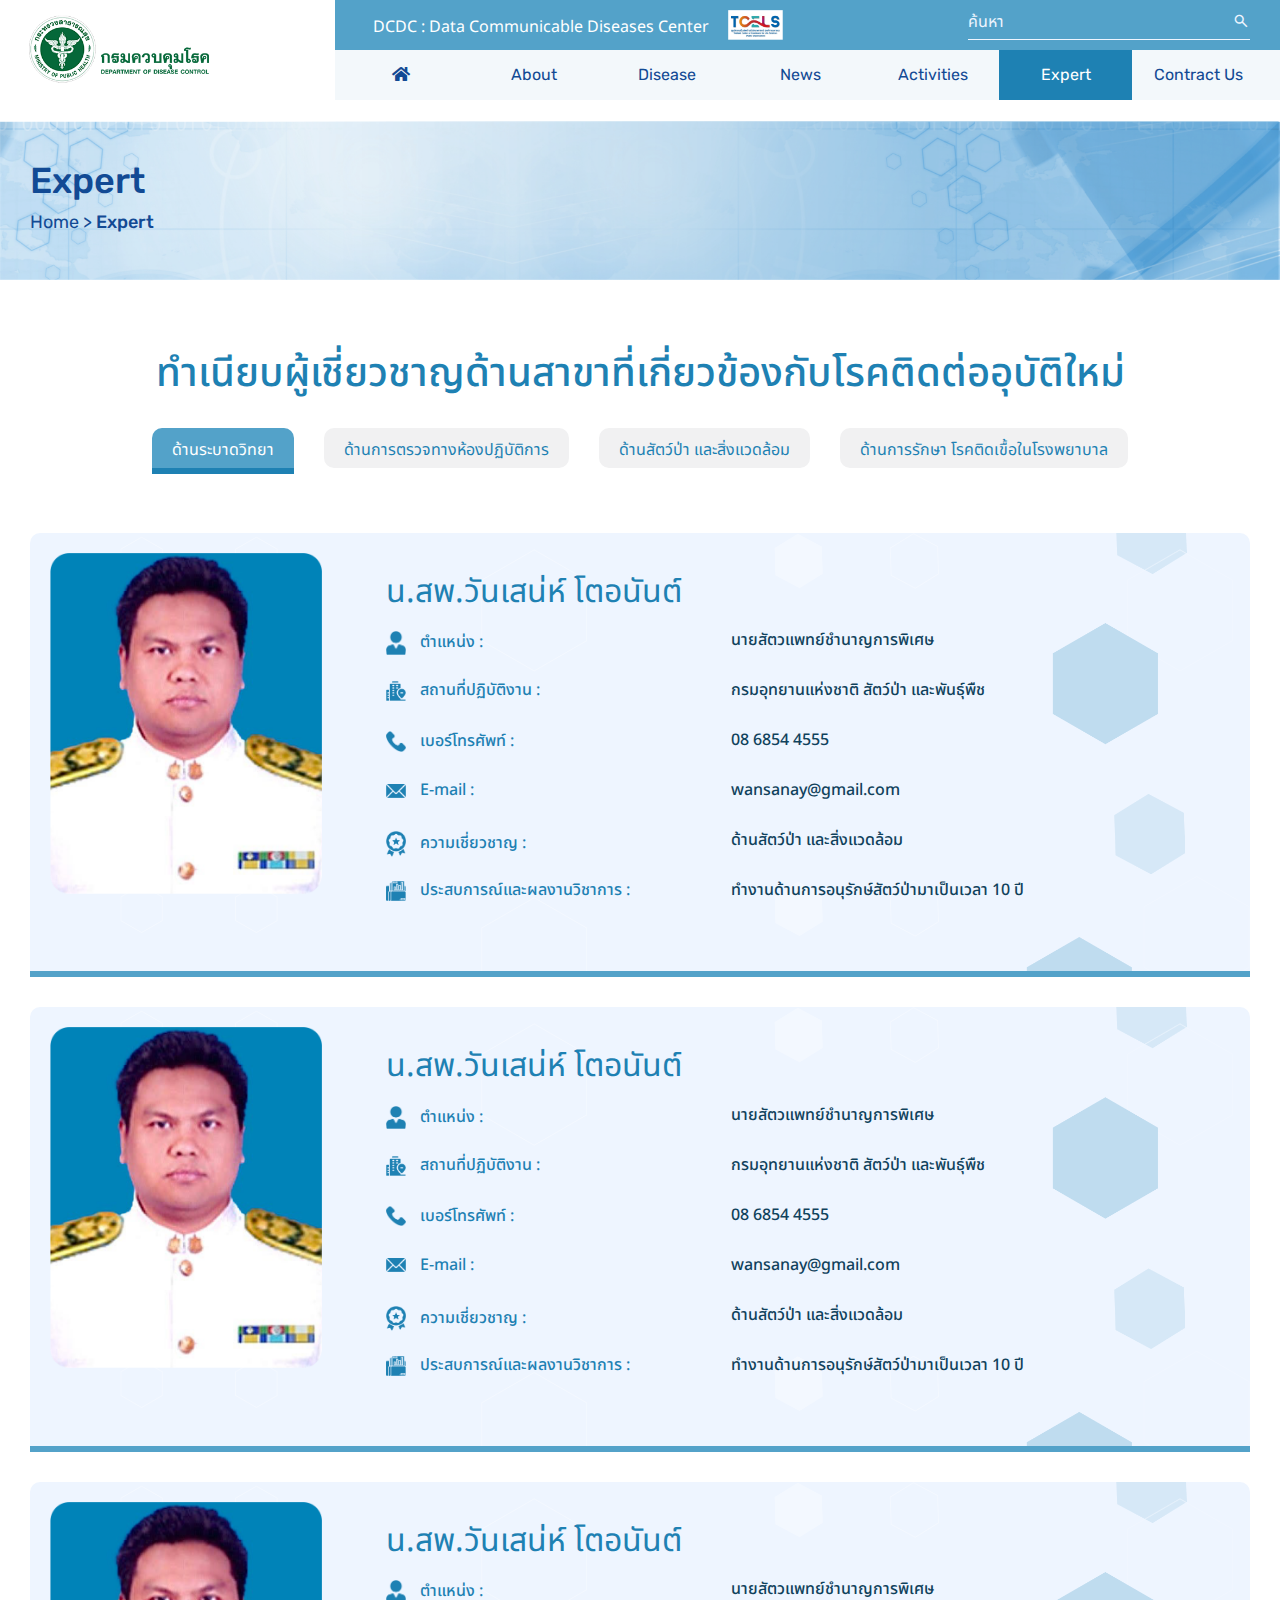
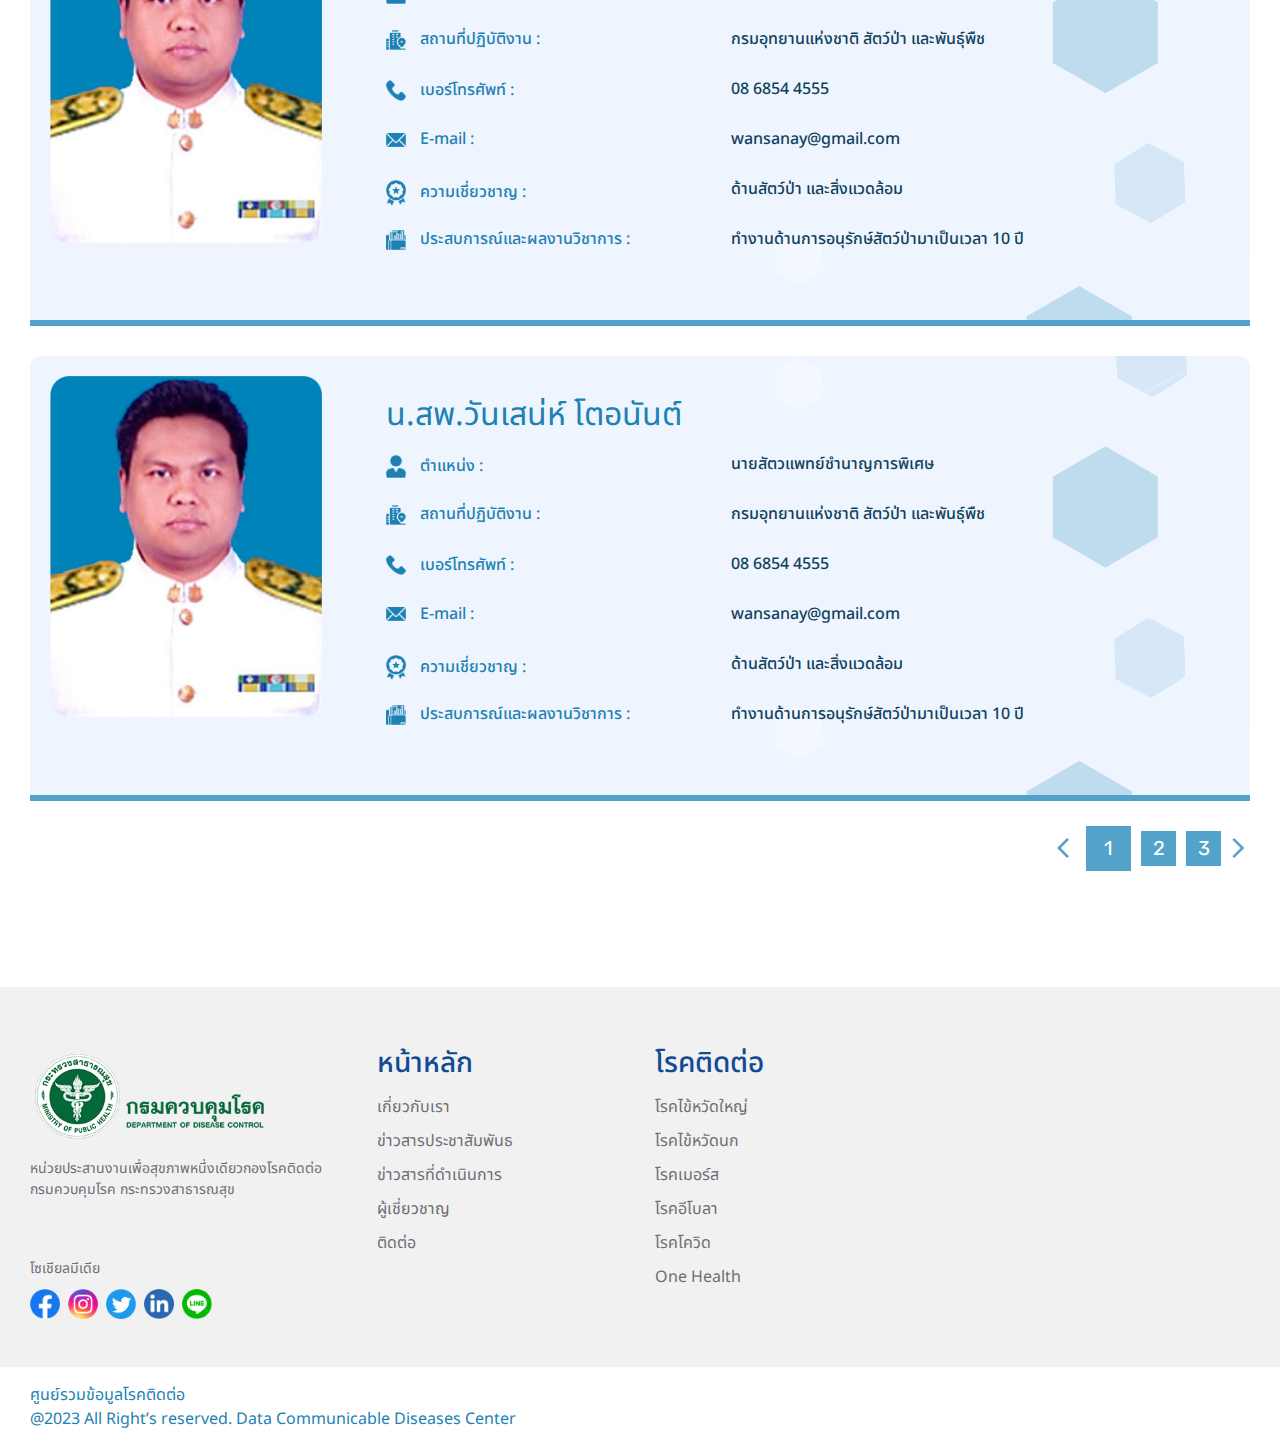
<file: expert.html>
<!DOCTYPE html>
<html>
<head>
	
	<meta charset="utf-8">
    <meta http-equiv="X-UA-Compatible" content="IE=edge">
    <meta name="viewport" content="width=device-width, initial-scale=1">
	<title> กรมควบคุมโรค </title>
	<link rel="icon" type="image/x-icon" href="public/images/logo_web.webp">  
    <link rel="stylesheet" href="https://maxcdn.bootstrapcdn.com/bootstrap/4.5.2/css/bootstrap.min.css">
    <link href="public/css/style.css" rel="stylesheet" type="text/css" />        
	<link href="https://fonts.googleapis.com/icon?family=Material+Icons" rel="stylesheet">  
	<link rel="stylesheet" href="https://fonts.googleapis.com/css2?family=Material+Symbols+Outlined:opsz,wght,FILL,GRAD@20..48,100..700,0..1,-50..200" /> 
	<link rel="stylesheet" href="https://fonts.googleapis.com/css2?family=Material+Symbols+Rounded:opsz,wght,FILL,GRAD@48,400,0,0" /> 
 
	<link rel="preconnect" href="https://fonts.googleapis.com">
	<link rel="preconnect" href="https://fonts.gstatic.com" crossorigin>
	<link href="https://fonts.googleapis.com/css2?family=Noto+Sans+Thai:wght@400;500;600;700&display=swap" rel="stylesheet">
	<link href="https://fonts.googleapis.com/css2?family=Rubik:wght@400;500;600;700&display=swap" rel="stylesheet">
	<link href="https://fonts.googleapis.com/css2?family=Kanit:wght@400;500;600;700&display=swap" rel="stylesheet">
	<link rel="stylesheet" href="https://pro.fontawesome.com/releases/v5.10.0/css/all.css" /> 

</head>
<body> 
	<div class="menu-mb pc-x">
		<div class="closex">
			<span class="material-symbols-outlined">
			close
			</span>
		</div>
		<div class="logo">
			<img src="public/images/logoDDC.webp" alt="" class="logo">
		</div> 

		<ul> 
			<li>
				<a href="index.html">Home</a>
			</li>
			<li>
				<a href="about.html">About</a>
			</li>
			<li>
				<a href="disease.html">Disease</a>
			</li>
			<li>
				<a href="news.html">News</a>
			</li>
			<li>
				<a href="#">Activities</a>
			</li>
			<li class="active">
				<a href="expert.html">Expert</a>
			</li>
			<li>
				<a href="#">Contract Us</a>
			</li>
		</ul>

	</div>
	<div class="headerx pc-x ">
		<img src="public/images/logoDDC.webp" alt="" class="logo">
 
		<div class="menux pc-x">
			<span class="material-symbols-outlined">
			menu
			</span>
		</div>
	</div>

	<header> 
		<div class="container-fluid nav-top">
			<div class="container">
				<div class="row">
					<div class="col-lg-3">&nbsp;</div>
					<div class="col-lg-6">
						<p>DCDC : Data Communicable Diseases Center <img src="public/images/tcels.png" alt=""></p>
					</div>
					<div class="col-lg-3">
						<input type="text" class="form-control search-top" placeholder="ค้นหา">
						<span class="material-symbols-outlined">
						search
						</span>
					</div>
				</div>
			</div>
		</div>
		<div class="container-fluid nav-bot ">
			<div class="container p-0">
				<div class="row">  
					<div class="col-lg-3">
						<div class="logo1">
							<img src="public/images/logoDDC.webp" alt="logoDDC">
						</div> 
					</div>
					<div class="col-lg-9">
						<ul>
							<li>
								<a href="index.html"><i class="fas fa-home"></i></a>
							</li>
							<li>
								<a href="about.html">About</a>
							</li>
							<li>
								<a href="disease.html">Disease</a>
							</li>
							<li >
								<a href="news.html">News</a>
							</li>
							<li>
								<a href="#">Activities</a>
							</li>
							<li class="active">
								<a href="expert.html">Expert</a>
							</li>
							<li>
								<a href="#">Contract Us</a>
							</li>
						</ul>
					</div>
				</div>
			</div>
		</div> 
	</header>
	<main> 
		<div class="cover-bg  " style="background: url(public/images/ex-bg.png);">
			<div class="container">
				<h1 class="capitalize-text">Expert</h1>
				<h5>Home > <span>Expert</span></h5>
			</div>
		</div> 
		<section class="expert-main">
			<div class="container">
				<h1>ทำเนียบผู้เชี่ยวชาญด้านสาขาที่เกี่ยวข้องกับโรคติดต่ออุบัติใหม่ </h1> 


				<ul class="nav nav-tabs nav-expert" role="tablist">
					<li class="nav-item">
						<a class="nav-link active" href="#tab1" role="tab" data-toggle="tab">ด้านระบาดวิทยา</a>
					</li>
					<li class="nav-item">
						<a class="nav-link" href="#tab2" role="tab" data-toggle="tab">ด้านการตรวจทางห้องปฏิบัติการ</a>
					</li>
					<li class="nav-item">
						<a class="nav-link" href="#tab3" role="tab" data-toggle="tab">ด้านสัตว์ป่า และสิ่งแวดล้อม</a>
					</li>
					<li class="nav-item">
						<a class="nav-link" href="#tab4" role="tab" data-toggle="tab">ด้านการรักษา โรคติดเขื้อในโรงพยาบาล</a>
					</li>
				</ul> 
				<div class="tab-content">
					<div role="tabpanel" class="tab-pane fade show active" id="tab1"> 
						<div class="col expert-box">
							<div class="row">
								<div class="col-lg-3">
									<img src="public/images/p1.png" alt="images" class="img-fluid m-auto d-block">
								</div>
								<div class="col-lg-9">
									<div class="row">
										<div class="col-lg-5 col-12 pl-5">
											<h1>น.สพ.วันเสน่ห์ โตอนันต์</h1>
											<h4><img src="public/images/e1.png" alt=""> ตำแหน่ง :</h4> 
										</div>
										<div class="col-lg-7 col-12 text-bb">
											<h1 class="mb-x">&nbsp;</h1>
											<h4>นายสัตวแพทย์ชำนาญการพิเศษ</h4> 
										</div>
									</div>
									<div class="row">
										<div class="col-lg-5 col-12 pl-5"> 
											<h4><img src="public/images/e2.png" alt=""> สถานที่ปฏิบัติงาน :</h4> 
										</div>
										<div class="col-lg-7 col-12 text-bb"> 
											<h4>กรมอุทยานแห่งชาติ สัตว์ป่า และพันธุ์พืช</h4> 
										</div>
									</div>
									<div class="row">
										<div class="col-lg-5 col-12 pl-5"> 
											<h4><img src="public/images/e3.png" alt=""> เบอร์โทรศัพท์ :</h4> 
										</div>
										<div class="col-lg-7 col-12 text-bb"> 
											<h4>08 6854 4555</h4> 
										</div>
									</div>
									<div class="row">
										<div class="col-lg-5 col-12 pl-5"> 
											<h4><img src="public/images/e4.png" alt=""> E-mail :</h4> 
										</div>
										<div class="col-lg-7 col-12 text-bb"> 
											<h4>wansanay@gmail.com</h4> 
										</div>
									</div>
									<div class="row">
										<div class="col-lg-5 col-12 pl-5"> 
											<h4><img src="public/images/e5.png" alt=""> ความเชี่ยวชาญ :</h4> 
										</div>
										<div class="col-lg-7 col-12 text-bb"> 
											<h4>ด้านสัตว์ป่า และสิ่งแวดล้อม</h4> 
										</div>
									</div>
									<div class="row">
										<div class="col-lg-5 col-12 pl-5"> 
											<h4><img src="public/images/e6.png" alt=""> ประสบการณ์และผลงานวิชาการ :</h4>
										</div>
										<div class="col-lg-7 col-12 text-bb"> 
											<h4>ทำงานด้านการอนุรักษ์สัตว์ป่ามาเป็นเวลา 10 ปี</h4> 
										</div>
									</div> 
								</div>
							</div>
						</div>
						<div class="col expert-box">
							<div class="row">
								<div class="col-lg-3">
									<img src="public/images/p1.png" alt="images" class="img-fluid m-auto d-block">
								</div>
								<div class="col-lg-9">
									<div class="row">
										<div class="col-lg-5 col-12 pl-5">
											<h1>น.สพ.วันเสน่ห์ โตอนันต์</h1>
											<h4><img src="public/images/e1.png" alt=""> ตำแหน่ง :</h4> 
										</div>
										<div class="col-lg-7 col-12 text-bb">
											<h1 class="mb-x">&nbsp;</h1>
											<h4>นายสัตวแพทย์ชำนาญการพิเศษ</h4> 
										</div>
									</div>
									<div class="row">
										<div class="col-lg-5 col-12 pl-5"> 
											<h4><img src="public/images/e2.png" alt=""> สถานที่ปฏิบัติงาน :</h4> 
										</div>
										<div class="col-lg-7 col-12 text-bb"> 
											<h4>กรมอุทยานแห่งชาติ สัตว์ป่า และพันธุ์พืช</h4> 
										</div>
									</div>
									<div class="row">
										<div class="col-lg-5 col-12 pl-5"> 
											<h4><img src="public/images/e3.png" alt=""> เบอร์โทรศัพท์ :</h4> 
										</div>
										<div class="col-lg-7 col-12 text-bb"> 
											<h4>08 6854 4555</h4> 
										</div>
									</div>
									<div class="row">
										<div class="col-lg-5 col-12 pl-5"> 
											<h4><img src="public/images/e4.png" alt=""> E-mail :</h4> 
										</div>
										<div class="col-lg-7 col-12 text-bb"> 
											<h4>wansanay@gmail.com</h4> 
										</div>
									</div>
									<div class="row">
										<div class="col-lg-5 col-12 pl-5"> 
											<h4><img src="public/images/e5.png" alt=""> ความเชี่ยวชาญ :</h4> 
										</div>
										<div class="col-lg-7 col-12 text-bb"> 
											<h4>ด้านสัตว์ป่า และสิ่งแวดล้อม</h4> 
										</div>
									</div>
									<div class="row">
										<div class="col-lg-5 col-12 pl-5"> 
											<h4><img src="public/images/e6.png" alt=""> ประสบการณ์และผลงานวิชาการ :</h4>
										</div>
										<div class="col-lg-7 col-12 text-bb"> 
											<h4>ทำงานด้านการอนุรักษ์สัตว์ป่ามาเป็นเวลา 10 ปี</h4> 
										</div>
									</div> 
								</div>
							</div>
						</div>
						<div class="col expert-box">
							<div class="row">
								<div class="col-lg-3">
									<img src="public/images/p1.png" alt="images" class="img-fluid m-auto d-block">
								</div>
								<div class="col-lg-9">
									<div class="row">
										<div class="col-lg-5 col-12 pl-5">
											<h1>น.สพ.วันเสน่ห์ โตอนันต์</h1>
											<h4><img src="public/images/e1.png" alt=""> ตำแหน่ง :</h4> 
										</div>
										<div class="col-lg-7 col-12 text-bb">
											<h1 class="mb-x">&nbsp;</h1>
											<h4>นายสัตวแพทย์ชำนาญการพิเศษ</h4> 
										</div>
									</div>
									<div class="row">
										<div class="col-lg-5 col-12 pl-5"> 
											<h4><img src="public/images/e2.png" alt=""> สถานที่ปฏิบัติงาน :</h4> 
										</div>
										<div class="col-lg-7 col-12 text-bb"> 
											<h4>กรมอุทยานแห่งชาติ สัตว์ป่า และพันธุ์พืช</h4> 
										</div>
									</div>
									<div class="row">
										<div class="col-lg-5 col-12 pl-5"> 
											<h4><img src="public/images/e3.png" alt=""> เบอร์โทรศัพท์ :</h4> 
										</div>
										<div class="col-lg-7 col-12 text-bb"> 
											<h4>08 6854 4555</h4> 
										</div>
									</div>
									<div class="row">
										<div class="col-lg-5 col-12 pl-5"> 
											<h4><img src="public/images/e4.png" alt=""> E-mail :</h4> 
										</div>
										<div class="col-lg-7 col-12 text-bb"> 
											<h4>wansanay@gmail.com</h4> 
										</div>
									</div>
									<div class="row">
										<div class="col-lg-5 col-12 pl-5"> 
											<h4><img src="public/images/e5.png" alt=""> ความเชี่ยวชาญ :</h4> 
										</div>
										<div class="col-lg-7 col-12 text-bb"> 
											<h4>ด้านสัตว์ป่า และสิ่งแวดล้อม</h4> 
										</div>
									</div>
									<div class="row">
										<div class="col-lg-5 col-12 pl-5"> 
											<h4><img src="public/images/e6.png" alt=""> ประสบการณ์และผลงานวิชาการ :</h4>
										</div>
										<div class="col-lg-7 col-12 text-bb"> 
											<h4>ทำงานด้านการอนุรักษ์สัตว์ป่ามาเป็นเวลา 10 ปี</h4> 
										</div>
									</div> 
								</div>
							</div>
						</div>
						<div class="col expert-box">
							<div class="row">
								<div class="col-lg-3">
									<img src="public/images/p1.png" alt="images" class="img-fluid m-auto d-block">
								</div>
								<div class="col-lg-9">
									<div class="row">
										<div class="col-lg-5 col-12 pl-5">
											<h1>น.สพ.วันเสน่ห์ โตอนันต์</h1>
											<h4><img src="public/images/e1.png" alt=""> ตำแหน่ง :</h4> 
										</div>
										<div class="col-lg-7 col-12 text-bb">
											<h1 class="mb-x">&nbsp;</h1>
											<h4>นายสัตวแพทย์ชำนาญการพิเศษ</h4> 
										</div>
									</div>
									<div class="row">
										<div class="col-lg-5 col-12 pl-5"> 
											<h4><img src="public/images/e2.png" alt=""> สถานที่ปฏิบัติงาน :</h4> 
										</div>
										<div class="col-lg-7 col-12 text-bb"> 
											<h4>กรมอุทยานแห่งชาติ สัตว์ป่า และพันธุ์พืช</h4> 
										</div>
									</div>
									<div class="row">
										<div class="col-lg-5 col-12 pl-5"> 
											<h4><img src="public/images/e3.png" alt=""> เบอร์โทรศัพท์ :</h4> 
										</div>
										<div class="col-lg-7 col-12 text-bb"> 
											<h4>08 6854 4555</h4> 
										</div>
									</div>
									<div class="row">
										<div class="col-lg-5 col-12 pl-5"> 
											<h4><img src="public/images/e4.png" alt=""> E-mail :</h4> 
										</div>
										<div class="col-lg-7 col-12 text-bb"> 
											<h4>wansanay@gmail.com</h4> 
										</div>
									</div>
									<div class="row">
										<div class="col-lg-5 col-12 pl-5"> 
											<h4><img src="public/images/e5.png" alt=""> ความเชี่ยวชาญ :</h4> 
										</div>
										<div class="col-lg-7 col-12 text-bb"> 
											<h4>ด้านสัตว์ป่า และสิ่งแวดล้อม</h4> 
										</div>
									</div>
									<div class="row">
										<div class="col-lg-5 col-12 pl-5"> 
											<h4><img src="public/images/e6.png" alt=""> ประสบการณ์และผลงานวิชาการ :</h4>
										</div>
										<div class="col-lg-7 col-12 text-bb"> 
											<h4>ทำงานด้านการอนุรักษ์สัตว์ป่ามาเป็นเวลา 10 ปี</h4> 
										</div>
									</div> 
								</div>
							</div>
						</div>
						 
							<ul class="pagg">
								<li>
									<span class="material-symbols-outlined">
									arrow_back_ios
									</span>
								</li>
								<li class="active">
									<div>1</div> 
								</li>
								<li>
									<div>2</div> 
								</li>
								<li>
									<div>3</div> 
								</li>
								<li>
									<span class="material-symbols-outlined">
									arrow_forward_ios
									</span>
								</li>
							</ul>
						 
					</div> 
				</div>



			</div>
		</section>


	</main>

	<footer>
		<div class="container pb-5">
			<div class="row">
				<div class="col-lg-8">
					<div class="row">
						<div class="col-lg-5">
							<img src="public/images/logoDDC.webp" alt="images" class="img-fluid mr-auto d-block">
							<p>
								หน่วยประสานงานเพื่อสุขภาพหนึ่งเดียวกองโรคติดต่อ <br>
								กรมควบคุมโรค กระทรวงสาธารณสุข
							</p>
							<br>
							<span class="mb-x"><br></span>
							<p>โซเชียลมีเดีย</p>
							<a href="#" class="social"><img src="public/images/s1.png" alt=""></a>
							<a href="#" class="social"><img src="public/images/s2.png" alt=""></a>
							<a href="#" class="social"><img src="public/images/s3.png" alt=""></a>
							<a href="#" class="social"><img src="public/images/s4.png" alt=""></a>
							<a href="#" class="social"><img src="public/images/s5.png" alt=""></a>
							<span class="pc-x"><br></span>
							<span class="pc-x"><br></span>
						</div>
						<div class="col-lg-4">
							<h3>หน้าหลัก</h3>
							<ul>
								<li><a href="#">เกี่ยวกับเรา</a></li>
								<li><a href="#">ข่าวสารประชาสัมพันธ</a></li>
								<li><a href="#">ข่าวสารที่ดำเนินการ</a></li>
								<li><a href="#">ผู้เชี่ยวชาญ</a></li>
								<li><a href="#">ติดต่อ</a></li> 
							</ul>
						</div>
						<div class="col-lg-3">
							<h3>โรคติดต่อ</h3>
							<ul>
								<li><a href="#">โรคไข้หวัดใหญ่</a></li>
								<li><a href="#">โรคไข้หวัดนก</a></li>
								<li><a href="#">โรคเมอร์ส</a></li>
								<li><a href="#">โรคอีโบลา</a></li>
								<li><a href="#">โรคโควิด</a></li>
								<li><a href="#">One Health</a></li>
							</ul>
						</div>
					</div>
				</div>
				<div class="col-lg-4">
					<div class="map-responsive">
						<iframe src="https://www.google.com/maps/embed/v1/place?key=AIzaSyA0s1a7phLN0iaD6-UE7m4qP-z21pH0eSc&q=Eiffel+Tower+Paris+France"  height="240" frameborder="0" style="border:0" width="100%" allowfullscreen></iframe>
					</div>
				</div>
			</div>
		</div>
		<div class="container-fluid p-0">
			<div class="container pt-3 pb-3">
				ศูนย์รวมข้อมูลโรคติดต่อ
				<br>
				@2023 All Right’s reserved. Data Communicable Diseases Center
			</div>
		</div>
	</footer>


	<script src="https://code.jquery.com/jquery-3.5.1.min.js"></script> 
    <script src="https://cdn.jsdelivr.net/npm/popper.js@1.16.0/dist/umd/popper.min.js"></script>
    <script src="https://maxcdn.bootstrapcdn.com/bootstrap/4.5.2/js/bootstrap.min.js"></script>      
 
	<script>
		$('.menux').click(function(){    
			$(".menu-mb").addClass("active" , 300);    
		}); 

		$('.closex').click(function(){    
			$(".menu-mb").removeClass("active" , 300);    
		});  
 	</script>
	 


</body>
</html>
</file>
<file: public/css/style.css>
:root{ 
  --bg-main: #1e81b3;  
  --bg-main2: #53a2c9;   
  --bg-main3: #124a94;   
  --bg-main4: #218cc2;   
  --bg-text: #eef5ff;   
}
a:hover{
  text-decoration: none;
}
@media (min-width: 1200px){
  .container, .container-lg, .container-md, .container-sm, .container-xl {
    max-width: 1250px;
  }
}
body{
  font-family: 'Noto Sans Thai', sans-serif;
  background-color: var(--bg-body);  
}     
.logo1{ 
  position: absolute;
  display: flex;
  justify-content: flex-start;
  align-items: center;
  height: 100px;
  padding: 10px;
  width: 100%;
  left: 15px;
  top: -50px;
  background-color: #fff;
}   
.nav-top:after{
  content: "";
  width: 26%; 
  background-color: #fff;
  position: absolute;
  left: 0;
  top: 0;
  height: 100px;
}
.logo1 img{
  max-width: 100%;
  height: 80px;
} 
.nav-top{
  height: 50px;
  background-color: var(--bg-main2);
}
.nav-top p{
  color: #fff;
  padding-left: 30px;
  padding-top: 15px;
}
.nav-top p img{
  height: 30px;
  position: relative;
  margin-top: -5px;
  margin-left: 15px;
}
.nav-bot{
  height: 50px;
  background-color: #f3f8fb;
}
.nav-bot ul{
  padding-left: 0px;
  list-style: none;
  display: flex;
  width: 100%;
  justify-content: space-around;
}
.nav-bot ul li{
  text-align: center; 
  width: 100%; 
  height: 50px;
  line-height: 50px;
  transition: .33s all ease-out; 
  display: flex;
  width: 100%;
}
.nav-bot ul li a{
  text-align: center; 
  width: 100%; 
  height: 100%;
  font-family: 'Rubik', sans-serif;
  font-size: 16px;
  color: var(--bg-main3); 
}
.nav-bot ul li.active{ 
  background-color: var(--bg-main);
}
.nav-bot ul li.active a{
  color: #fff; 
}
.nav-bot ul li:hover{ 
  background-color: var(--bg-main);
}
.nav-bot ul li:hover a{
  color: #fff; 
}
.nav-bot ul li.active a i{
  font-size: 24px;
} 
.nav-bot ul li button{
  text-align: center; 
  width: 100%;  
  border: none;
  background-color: #f3f8fb; 
  height: 100%;
  font-family: 'Rubik', sans-serif;
  font-size: 16px;
  color: var(--bg-main3); 
  border-radius: 0px !important;
}
.nav-bot ul li button + .dropdown-menu{
  border: 0px; 
}
.nav-bot ul li button + .dropdown-menu a{ 
  color: var(--bg-main3); 
  text-align: left !important; 
  font-family: 'Rubik', sans-serif;
  font-size: 16px;
}
.nav-bot ul li button + .dropdown-menu a:hover{ 
  color: #fff;  
}
.nav-bot ul li button:focus{
  border: 0px;
  outline: none !important;
} 
.cover .carousel .carousel-item img{
  height: 650px;
  object-fit: cover;
  width: 100%;
}
.cover .carousel .carousel-item h3 {
  color: var(--bg-main3);
  font-family: 'Noto Sans Thai', sans-serif;
  font-weight: 500;
  font-size: 80px;
  text-shadow: 2px 0 #fff, -2px 0 #fff, 0 2px #fff, 0 -2px #fff,
               1px 1px #fff, -1px -1px #fff, 1px -1px #fff, -1px 1px #fff;
}
.cover .carousel .carousel-item h4 {
  color: #fff;
  font-family: 'Noto Sans Thai', sans-serif;
  font-weight: 500;
  font-size: 80px;
  text-shadow: 2px 0 #124a94, -2px 0 #124a94, 0 2px #124a94, 0 -2px #124a94,
               1px 1px #124a94, -1px -1px #124a94, 1px -1px #124a94, -1px 1px #124a94;
} 
.carousel-indicators li{
  width: 15px;
  height: 15px;
  border-radius: 100%;
  border: 1px solid var(--bg-main3);
  background-color: transparent;
}
.carousel-indicators li.active{ 
  background-color: var(--bg-main3);
}
.carousel-control-prev{
  background-color: rgba(255, 255, 255, .85);
  width: 60px;
  height: 60px;
  border-radius: 4px;
  left: 100px;
  top: calc(50% - 30px); 
  opacity: 1;
}
.carousel-control-next{
  background-color: rgba(255, 255, 255, .55);
  width: 60px;
  height: 60px;
  border-radius: 4px;
  right: 100px;
  top: calc(50% - 30px); 
  opacity: 1;
} 
.carousel-control-prev span{ 
  color: var(--bg-main3);
  font-weight: bold;
} 
.carousel-control-next span{ 
  color: var(--bg-main3);
  font-weight: bold;
}
.news-sec{ 
  z-index: 10;
  position: relative;
  padding: 60px 0px;
} 
.news-sec::after{
  content: "";
  z-index: 5;
  position: absolute;
  left: 0;
  right: 0;
  width: 100%;
  top: 0;
  height: 50%; 
  background-color: #eef5ff;
}
.news-sec::before{
  content: "";
  z-index: 5;
  position: absolute;
  left: 0;
  right: 0;
  width: 100%;
  top: 50%;
  height: 50%;
  background-color: #d9e9f7;
} 
.news-sec .container{ 
  z-index: 10;
  position: relative; 
} 
.news-sec h6{ 
  text-align: center;
  font-size: 20px;
  color: var(--bg-main2);
  font-family: 'Noto Sans Thai', sans-serif;
  margin-bottom: 15px;
}  
.news-sec h2{ 
  text-align: center;
  font-size: 48px;
  font-family: 'Rubik', sans-serif;
  color: var(--bg-main);
  text-transform: uppercase;
  margin-bottom: 40px;
} 
.news-sec .btn-x{ 
  margin-left: 10px;
  margin-right: 10px;
  border-radius: 0px;
  background-color: #eef5ff;
  padding: 10px 10px 5px;
  font-size: 20px;
  color: var(--bg-main);
  font-family: 'Noto Sans Thai', sans-serif;
  box-shadow: 9px 8px 5px -4px rgba(0,0,0,0.15);
  min-width: 200px;
  position: relative;
  border-bottom: 6px solid #eef5ff;
} 
.news-sec .btn-x.active{  
  background-color: var(--bg-main); 
  color: #fff; 
  border-bottom: 6px solid var(--bg-main3);
} 
.news-sec .btn-x.active:focus{   
  border-bottom: 6px solid var(--bg-main3);
}   
.news-sec .btn-x:focus{  
  outline: none;
  box-shadow: none;
  border: none;
} 
.news-sec .btn-x.active:after{
  content: "";
  left: 0;
  right: 0;
  bottom: -20px;
  position: absolute;
  display: block;
  margin-left: auto;
  margin-right: auto;
  width: 0;
  height: 0;
  border-style: solid;
  border-width: 20px 10px 0 10px;
  border-color: var(--bg-main) transparent transparent transparent;
}
.box-news{
  min-height: 400px;
  position: relative; 
  background-position: center !important;
  background-repeat: no-repeat !important;
  background-size: auto 100% !important;
  margin-top: 30px;
  width: 100%;
}
.box-news:after{
  content: "";
  position: absolute;
  left: 0;
  top: 0;
  width: 100%;
  height: 100%;
  z-index: 4;
  background: -moz-linear-gradient(top,  rgba(125,185,232,0) 0%, rgba(30, 129, 179, 1) 100%);
  background: -webkit-linear-gradient(top,  rgba(125,185,232,0) 0%,rgba(30, 129, 179, 1) 100%);
  background: linear-gradient(to bottom,  rgba(125,185,232,0) 0%,rgba(30, 129, 179, 1) 100%);
  filter: progid:DXImageTransform.Microsoft.gradient( startColorstr='#1e81b3', endColorstr='#1e81b3',GradientType=0 );
}
.box-news .drs{ 
  z-index: 10;   
  padding: 15px;  
}
.box-news .drs h3{ 
  font-family: 'Noto Sans Thai', sans-serif; 
  color: #fff;
  font-size: 20px; 
  position: absolute;
  bottom: 100px;
  z-index: 10;
  padding-right: 20px;
}
.box-news .drs a{ 
  font-family: 'Noto Sans Thai', sans-serif; 
  color: #fff;
  font-size: 16px; 
  position: absolute;
  bottom: 50px;
  display: flex;
  z-index: 10;
}
.box-news .drs a div{  
  border-radius: 100%;   
  height: 30px;
  width: 30px;
  margin-right: 10px;
  background-color: var(--bg-main3); 
  display: flex;
  justify-content: center;
  align-items: center;
}
.box-news .drs a div img{ 
  max-width: 100%; 
  width: 13px;
}
.tab{
  display: none !important;
}
.tab.active{
  display: block !important;
} 
.owl-dot{
  margin-top: 30px; 
  margin-bottom: 20px; 
} 
.owl-dot span{
  border: 100%;
  border: 1px solid var(--bg-main3) !important;
  background-color: transparent !important;
  width: 12px !important;
  height: 12px !important; 
} 
.owl-dot.active span{
  background-color: var(--bg-main3) !important;
} 
.btn-primary{
  font-family: 'Noto Sans Thai', sans-serif;
  background-color: var(--bg-main) !important;
  font-size: 20px;
  border-radius: 6px;
  padding: 8px 30px;
  border: 1px solid var(--bg-main) !important;
}
.owl-nav{
  position: absolute;
  left: 0;
  top: calc(40% + 30px);
  width: 100%;
}
.owl-prev{
  left: 0;
  position: absolute;
  margin-left: -80px !important;
}
.owl-next{
  right: 0;
  position: absolute;
  margin-right: -80px !important;
}
.owl-nav div{
  width: 40px;
  height: 40px;
  border-radius: 6px;
  background-color: var(--bg-main3) !important; 
  color: var(--bg-main3) !important; 
}
.owl-nav .owl-prev:after{
  position: absolute;
  content: "";
  width: 0;
  height: 0; 
  left: 13px;
  top: 10px;
  border-style: solid;
  border-width: 10px 10px 10px 0;
  border-color: transparent #ffffff transparent transparent;
}
.owl-nav .owl-next:after{
  position: absolute;
  content: "";
  width: 0;
  height: 0; 
  right: 13px;
  top: 10px;
  border-style: solid;
  border-width: 10px 10px 10px 0;
  border-color: transparent #ffffff transparent transparent;
  transform: rotate(180deg);
}
.activ-sec{
  background-position: center !important;
  background-repeat: no-repeat !important;
  background-size:  100% auto !important;
  background: url(../images/bg1.png) , #53a2c9;
  padding-top: 50px;
  padding-bottom: 50px;
} 
.activ-sec h6{ 
  text-align: center;
  font-size: 20px;
  color: #fff;
  font-family: 'Noto Sans Thai', sans-serif;
  margin-bottom: 15px;
}  
.activ-sec h2{ 
  text-align: center;
  font-size: 48px;
  font-family: 'Rubik', sans-serif;
  color: #fff;
  text-transform: uppercase;
  margin-bottom: 40px;
} 
.dataimg{
  background-position: center !important;
  background-repeat: no-repeat !important;
  background-size: auto  100%  !important;
  height: 400px; 
  position: relative;
} 
.dataimg:after{
  content: "";
  position: absolute;
  left: 0;
  top: 0;
  width: 100%;
  height: 100%;
  z-index: 4;
  background: -moz-linear-gradient(top,  rgba(0,0,0,0) 42%, rgba(0,0,0,0) 47%, rgba(0,0,0,0) 57%, rgba(0,0,0,0.07) 60%, rgba(66,66,66,1) 100%);
  background: -webkit-linear-gradient(top,  rgba(0,0,0,0) 42%,rgba(0,0,0,0) 47%,rgba(0,0,0,0) 57%,rgba(0,0,0,0.07) 60%,rgba(66,66,66,1) 100%);
  background: linear-gradient(to bottom,  rgba(0,0,0,0) 42%,rgba(0,0,0,0) 47%,rgba(0,0,0,0) 57%,rgba(0,0,0,0.07) 60%,rgba(66,66,66,1) 100%);
  filter: progid:DXImageTransform.Microsoft.gradient( startColorstr='#00000000', endColorstr='#424242',GradientType=0 ); 
}
.dataimg h4{
  color: #fff;
  position: absolute;
  font-family: 'Noto Sans Thai', sans-serif;
  bottom: 40px;
  left: 30px;
  font-size: 36px;
  z-index: 10;
}
.box-active{
  height: 113px;
  background-color: #eef5ff;
  margin-bottom: 30px;
  padding: 20px 10px 20px ;
  position: relative;
  padding-left: 110px;
  font-family: 'Noto Sans Thai', sans-serif;
  font-size: 13px;
  color: #6d6e73;
}
.box-active div{
  position: absolute;
  left: 0;
  top: 0;
  height: 113px;
  width: 90px;
  background-color: #1e81b3;
  padding: 10px;
}
.box-active div h1{
  font-family: 'Rubik', sans-serif;
  font-size: 50px;
  color: var(--bg-text);
  text-align: center;
  margin-bottom: 0px;
  margin-top: -5px;
}
.box-active div h3{
  margin-top: -5px;
  font-family: 'Noto Sans Thai', sans-serif;
  font-size: 18px;
  color: var(--bg-text); 
  text-align: center;
}
.box-active a{ 
  position: absolute;
  right: 15px; 
  bottom: 15px;
  font-family: 'Noto Sans Thai', sans-serif;
  font-size: 13px;
  color: var(--bg-main3);  
}
.partner-sec{
  content: "";
  z-index: 5;
  position: absolute;
  left: 0;
  right: 0;
  width: 100%;
  top: 0;
  height: 50%; 
  background-color: #fff;
}
.partner-sec::before{
  content: "";
  z-index: 5;
  position: absolute;
  left: 0;
  right: 0;
  width: 100%;
  top: 50%;
  height: 50%;
  background-color: var(--bg-main);
} 
.partner-sec{
  min-height: 300px;
  z-index: 10;
  position: relative;
  padding: 60px 0px;
} 
.partner-sec h2{ 
  text-align: center;
  font-size: 48px;
  font-family: 'Rubik', sans-serif;
  color: var(--bg-main); 
  margin-bottom: 40px;
} 
.partner-sec .item div{
  height: 120px;
  width: 120px;
  background-position: center !important;
  background-repeat: no-repeat !important;
  background-size:  120px 120px !important;
  display: block;
  margin: auto;
}
.partner-sec  .owl-carousel{
  z-index: 10;
}
.partner-sec .owl-carousel .owl-nav.disabled{
  display: block;
}
.partner-sec .owl-nav div { 
  background-color: transparent !important; 
}
.partner-sec .owl-nav div { 
  background-color: transparent !important; 
}
.partner-sec .owl-nav .owl-prev:after { 
  border-color: transparent var(--bg-main3) transparent transparent;
}
.partner-sec .owl-nav .owl-next:after { 
  border-color: transparent var(--bg-main3) transparent transparent;
}
.partner-sec .owl-nav { 
  top: 15%;  
}
.partner-sec .owl-nav div{  
  color: transparent !important;
}
.partner-sec h4{
  text-align: center;
  font-size: 18px;
  margin-top: 10px;
  color: var(--bg-main)
}
.box-form{
  min-height: 400px;
  z-index: 10;
  margin-top: 100px;
  position: relative;
  background-color: #eef5ff;
  padding: 60px 50px;
  box-shadow: 9px 8px 5px -4px rgba(0,0,0,0.15)
}
.box-form h3{
  font-family: 'Rubik', sans-serif;
  font-size: 36px;
  margin-bottom: 30px;
  color: var(--bg-main);
}
.box-form p{
  color: #6d6e73;
  font-family: 'Rubik', sans-serif;
  font-size: 16px;
  margin-bottom: 30px;
}
.box-form h6{
  color: #222222;
  font-family: 'Rubik', sans-serif;
  font-size: 18px;
  margin-bottom: 30px;
  position: relative;
  padding-left: 35px;
  margin-bottom: 25px;
} 
.box-form h6 a{
  color: #222222;
  font-family: 'Rubik', sans-serif;
  font-size: 18px; 
}
.box-form h6 a:hover{
  color: var(--bg-main); 
}
.box-form h6 img{
  position: absolute;
  left: 0;
  width: 20px;
  top: -2px;
}
.box-form  input.form-control{
  background-color: #deedf9;
  border-radius: 0px;
  height: 60px;
  font-size: 16px;
  border: none;
  padding-left: 10px;
}
.box-form  input.form-control::placeholder{ 
  font-size: 16px;
  color: #0f4063;
  padding-left: 10px;
}
.box-form textarea.form-control{
  background-color: #deedf9;
  border-radius: 0px;
  height: 222px;
  font-size: 16px;
  border: none;
  padding-left: 10px;
  margin-bottom: 10px;
} 
.box-form textarea.form-control::placeholder{ 
  font-size: 16px;
  color: #0f4063;
  padding-left: 10px;
}
.box-form input.form-control:focus{ 
  padding-left: 10px; 
} 
.box-form textarea.form-control:focus{ 
  padding-left: 10px; 
} 
footer{
  padding-top: 60px; 
  background-color: #f1f1f2;
}
footer .container-fluid{
  background-color: #ffffff;
  padding-top: 10px;
  padding-bottom: 10px;
  color: var(--bg-main); 
  font-family: 'Noto Sans Thai', sans-serif;
}
footer ul{ 
  list-style: none;
  padding-left: 0px;
}
footer ul li{ 
  margin-bottom: 10px;
} 
footer h3{ 
  color: #6d6e73;
}
footer ul li{ 
  color: #6d6e73;
}
footer ul li a{ 
  color: #6d6e73;
  font-size: 16px;
  transition: .33s all ease-out; 
  font-family: 'Noto Sans Thai', sans-serif;
  margin-bottom: 10px;
}
footer p{ 
  color: #6d6e73;
  font-size: 14px;
  transition: .33s all ease-out; 
  font-family: 'Noto Sans Thai', sans-serif;
  margin-bottom: 10px;
}
footer ul li:hover a{ 
  color: var(--bg-main); 
}
footer h3{ 
  margin-bottom: 15px;
  color: var(--bg-main3); 
}
.social{
  transition: .33s all ease-out; 
}
.social img{
  width: 30px;
  margin-right: 4px;
}
.social:hover img{
  opacity: .85;
}
footer .img-fluid{ 
  max-width: 80% ;
  margin-bottom: 10px ;
}
 


.menux {
  position: absolute;
  right: 15px;
  top: 15px;
  color: var(--main-color);
  font-size: 32px;
  cursor: pointer;
  z-index: 111 !important;
}

.menu-mb{
  display: none;
  width: 100%;
  height: 100vh !important; 
  left: 0;
  top: 0;
  bottom: 0;
  right: 0;
  background: #f3f8fb;
  z-index: 222 !important ;
  overflow: hidden;
  padding: 25px;
  position: fixed;
}
.menu-mb.active{
  display: block;
} 
.menu-mb .logo{  
  margin-bottom: 15px;  
} 
.menu-mb .logo img{ 
  max-width: 200px;
} 
.menu-mb ul{ 
  padding-left: 0px;
  list-style: none;
}
.menu-mb ul li{ 
  margin-top: 20px;
  margin-bottom: 20px; 
}
.menu-mb ul li a{ 
  font-weight: 400;
  color: var(--bg-main2);
  font-size: 20px;
  padding-left: 15px;
  position: relative;
  font-family: 'Rubik', sans-serif;
} 
.menu-mb ul li.active a{ 
  color: var(--bg-main3); 
}
.headerx{
  position: relative; 
  width: 100%;  
  z-index: 111 !important;
  height: 70px;
  background-color: #f3f8fb;
}
.headerx img{ 
  height: 50px;
  position: absolute;
  left: 10px;
  top: 10px;
} 
.headerx span{ 
  color: var(--bg-main3);
} 
.closex{
  position: absolute;
  right: 20px;
  top: 20px;
  color: var(--bg-main3);
}
input.search-top{
  height: 35px;
  border: 0px;
  border-bottom: 1px solid var(--bg-text);
  padding-left: 0px;
  border-radius: 0px;
  background-color: transparent;
  font-size: 16px; 
  color: var(--bg-text);
  margin-top: 5px;
}
input.search-top::placeholder{ 
  font-size: 16px; 
  color: var(--bg-text);
} 
input.search-top + span{
  position: absolute;
  right: 15px;
  color: var(--bg-text);
  top: 12px;
  font-size: 18px;
}
.cover-bg{
  height: 200px;
  background-position: center !important;
  background-repeat: no-repeat !important;
  background-size: 100% auto !important;
  display: flex; 
  align-items: center;
} 
.cover-bg h1{
  font-size: 36px;
  color: var(--bg-main3);
  text-transform: uppercase;
  font-family: 'Rubik', sans-serif;
  font-weight: 500;
  margin-bottom: 10px;
}
.cover-bg h5{
  font-size: 18px;
  color: var(--bg-main3); 
  font-family: 'Rubik', sans-serif;
  font-weight: 400;
}
.cover-bg h5 span{ 
  font-weight: 500;
}
.container-pad{
  padding-top: 50px;
  padding-bottom: 100px;
}
.about-text h1{
  color: var(--bg-main);   
  font-size: 36px;
  font-family: 'Noto Sans Thai', sans-serif;
}
.about-text h2{
  color: var(--bg-main);   
  font-size: 28px;
  font-family: 'Noto Sans Thai', sans-serif;
  margin-bottom: 15px;
}
.about-text p{
  color: #222222;   
  font-size: 20px;
  font-family: 'Noto Sans Thai', sans-serif; 
} 
.about-text p span{
  color: var(--bg-main4);    
}
.cover-bg.text-white h1{
  color: #fff !important;
  text-transform: capitalize !important;
}
.cover-bg.text-white h5{
  color: #fff !important;
} 
.news-bg{
  position: relative; 
  padding-top: 50px;
  padding-bottom: 100px;
}
.news-bg::after{
  content: "";
  z-index: 5;
  position: absolute;
  left: 0;
  right: 0;
  width: 100%;
  top: 0;
  height: 35%; 
  background-color: #eef5ff;
}
.news-bg::before{
  content: "";
  z-index: 5;
  position: absolute;
  left: 0;
  right: 0;
  width: 100%;
  top: 35%;
  height: 65%;
  background-color: #d7e3ee;
} 
.news-bg h1{
  font-size: 36px;
  color: var(--bg-main);
  text-transform: uppercase;
  font-family: 'Rubik', sans-serif;
  font-weight: 500;
  margin-bottom: 10px;
}
.news-bg h5{
  font-size: 18px;
  color: var(--bg-main); 
  font-family: 'Noto Sans Thai', sans-serif;
  font-weight: 400;
}
.news-bg .container{
  position: relative;
  z-index: 10;
}
.bs-placeholder.btn-light{
  background-color: #e3effb;
  border-radius: 0px;  
}
.bs-placeholder.btn-light .filter-option-inner-inner{ 
  color: #10425c;
  font-family: 'Noto Sans Thai', sans-serif;
  font-size: 16px;
}
.bootstrap-select .dropdown-menu.show{
  background-color: #d9e9f7;
  border-radius: 0px;
}
.bootstrap-select .dropdown-item.active, .dropdown-item:active {
  color: #fff;
  text-decoration: none;
  background-color: #53a2c9;
}
.dropdown-item:focus, .dropdown-item:hover {
  color: #fff;
  text-decoration: none;
  background-color: #53a2c9;
}
.news-box img.img{
  max-width: 100%;
  object-fit: cover;
  height: 240px;
  display: block;
  width: 100%;
}
.news-box .des{
  padding: 15px 15px 15px;
  background-color: #eef5ff;
  border-bottom-left-radius: 10px;
  border-bottom-right-radius: 10px;
  box-shadow: rgba(0, 0, 0, 0.24) 0px 3px 8px;
  margin-bottom: 40px;
}
.news-box .des h3{
  color: var(--bg-main);
  font-size: 16px;
  height: 120px;
  font-family: 'Noto Sans Thai', sans-serif;
}
.news-box .des h5{
  position: relative;
  color: var(--bg-main2);  
  font-size: 13px;
  font-family: 'Noto Sans Thai', sans-serif;
} 
.news-box .des h5 .icon{
  color: var(--bg-main2);
  height: 20px;
  margin-right: 10px; 
}
.news-box .des h6{     
  color: #10425c;   
  overflow: hidden;
  font-size: 16px;
  text-overflow: ellipsis;
  display: -webkit-box;
  -webkit-line-clamp: 3;
  -webkit-box-orient: vertical;
  margin-bottom: 10px;
} 
.news-box .des a{
  color: var(--bg-main3);
  font-size: 16px;
}
.news-box .des a img{
  color: var(--bg-main2);
  height: 20px;
  margin-right: 5px; 
}
.news-box .des h5 span{
  float: right;
  padding: 4px;
  border-radius: 4px;
  position: absolute;
  right: 0;
  font-size: 10px;
  color: #fff; 
}
.news-box .des h5 span.bg1{ 
  background-color: #d61853;
}
.news-box .des h5 span.bg2{ 
  background-color: #f36306;
}
.news-box .des h5 span.bg3{ 
  background-color: #a2c352;
}
.news-box .des h5 span.bg4{ 
  background-color: #00aab2;
}
.capitalize-text{
  text-transform: capitalize !important;
}
.expert-main{
  padding-top: 50px;
  padding-bottom: 100px; 
}
.expert-main h1{
  text-align: center;
  color: var(--bg-main);
  font-family: 'Noto Sans Thai', sans-serif;
  font-size: 40px;
  margin-bottom: 30px;
}
.nav-expert{
  display: flex;
  justify-content: center;
  border: 0px;
}
.nav-expert{
  display: flex;
  justify-content: center;
  border: 0px;
  padding-bottom: 60px;
}
.nav-expert li{
  margin-left: 15px;
  margin-right: 15px;
  transition: .33s all ease-out; 
} 
.nav-expert li a{
  background-color: #f1f1f2;
  color: var(--bg-main);
  padding: 10px 20px 6px; 
  border: none !important;
  border-bottom: 6px solid #f1f1f2;
  border-radius: 10px !important;
  transition: .33s all ease-out; 
}
.nav-expert li:hover{
  border: none !important;
  border-bottom: 6px solid #f1f1f2;
}
.nav-expert li:hover a{
  border: none !important; 
  color: #fff; 
  background-color: var(--bg-main);
}
.nav-expert li:hover a{
  border: none !important; 
  color: #fff; 
  background-color: var(--bg-main);
} 
.nav-expert li a.active{ 
  background-color: #53a2c9 !important;
  border-bottom: 6px solid var(--bg-main) !important;
  border-bottom-left-radius: 0px !important;
  border-bottom-right-radius: 0px !important;
  color: #fff !important; 
}
.expert-box{
  min-height: 112px;
  padding: 20px 20px 40px;
  border-top-left-radius: 10px;
  border-top-right-radius: 10px;
  background: url(../images/rigx.png) , #eef5ff;
  background-position: right  center !important;
  background-repeat: no-repeat !important;
  background-size: auto 140% !important;
  border-bottom: 6px solid #53a2c9;
  margin-bottom: 30px;
  position: relative;
}
.expert-box .img-fluid{
  border-radius: 10px;
}
.expert-box h1{
  margin-top: 20px;
  white-space: nowrap;
  font-weight: 400;
  font-size: 32px;
  margin-bottom: 20px;
}
.expert-box h1{
  margin-top: 20px;
  white-space: nowrap;
  font-weight: 400;
  font-size: 32px;
  margin-bottom: 20px;
  text-align: left;
}
.expert-box h4{
  font-size: 16px;
  color: #1e81b3;
  margin-bottom: 10px; 
  height: 30px;
}
.expert-box h4 img{
  width: 20px;
  position: relative; 
  margin-right: 10px;
}
.expert-box .text-bb h4{ 
  color: #10425c !important;  
  margin-bottom: 20px;  
} 
.pagg{
  display: flex;
  justify-content: flex-end; 
  list-style: none;
  padding-left: 0px;
}
.pagg li{
  display: flex;
}
.pagg li div{
  width: 35px;
  height: 35px;
  background-color: #53a2c9;
  display: flex;
  justify-content: center;
  align-items: center;
  font-family: 'Rubik', sans-serif;
  font-size: 20px;
  color: #fff;
  margin-left: 5px; 
  margin-right: 5px; 
  cursor: pointer;
}
.pagg li.active div{
  width: 45px;
  height: 45px; 
  position: relative;
  margin-top: -5px;
}
.pagg li span{ 
  position: relative;
  margin-top: 5px;
  cursor: pointer;
  color: #53a2c9;
}
.disease-main{ 
  padding-top: 50px;
  padding-bottom: 100px; 
  background: url(../images/de-bg.png) , #fff;
  background-position: right  center !important;
  background-repeat: no-repeat !important;
  background-size: 100% auto !important;

}
.nav-disease + .tab-content{
  box-shadow: rgba(0, 0, 0, 0.24) 0px 3px 8px; 
  padding: 30px 30px 50px 0px;
  background-color: #eff6ff;
} 
.nav-disease{
  display: flex;  
  border-bottom: 4px solid #218cc2; 
  flex-direction: row; 
  flex-wrap: nowrap!important;
  overflow: hidden;
}
.nav-disease li{
  display: flex;
  margin: auto; 
  width: 100%;
  background-color: #fff;
  border: 0px;
  border-radius: 0px;
  position: relative;
  border-right: 1px solid #218cc2;
} 
.nav-disease li:last-child{ 
  border-right: 1px solid transparent;
} 
.nav-disease li a{
  display: block;
  width: 100%;
  color: #53a2c9;
  background-color: #ffffff;
  text-align: center;
  border-radius: 0px !important;
  padding-top: 14px;
  transition: .33s all ease-out;  
  border: 0px !important; 
}
.nav-disease li a.active{
  border: 0px !important; 
  background-color: #218cc2 !important;
  color: #fff !important;
}
.nav-disease li:hover a{
  border: 0px; 
  background-color: #218cc2 !important;
  color: #fff !important;
}  
.nav-inner{
  border: 0px; 
}
.nav-inner li{
  display: block;
  width: 100%;
  border-bottom: 1px solid #8faacd !important;
  margin-bottom: 0px !important;
  position: relative;
}
.nav-inner li a{
  display: block;
  width: 100%;
  background-color: #fff;
  border: 0px !important;
  border-radius: 0px !important;
  color: #124a94;
  padding: 13px 0px 13px 55px;
  position: relative;
  font-weight: 500;
}
.nav-inner li a img{
  height: 25px;  
  left: 10px;
  position: absolute;
}
.nav-inner li a.active{ 
  background-color: #eef5ff !important;
  color: #124a94;
} 
.nav-inner li:last-child{ 
  border-bottom: 0px solid #124a94 !important; 
}
.content-inner h4{
  margin-bottom: 20px;
}
.content-inner h4 span{
  padding: 10px 20px 6px;
  background-color: #53a2c9;
  border-radius: 10px;
  color: #fff;
  font-size: 24px;
}
.content-inner p{ 
  color: #222;
  font-size: 18px;
}
.content-inner p span{ 
  color: #218cc2; 
}
.content-inner .img-fluid{
  height: 200px !important;
  width: auto;
}
.content-inner .img-fluid + h6{
  color: #222;
  font-size: 14px;
  text-align: center;
  margin-top: 10px;
  margin-bottom: 30px;
}
.content-inner .img-fluid + h6 span{ 
  color: #218cc2; 
} 
.content-inner p a{  
  font-size: 18px;  
  color: #218cc2; 
  line-break: anywhere;
}
.news-des{
  background-color: #fff;
  padding: 30px 40px 60px; 
  border-radius: 10px; 
  box-shadow: rgba(0, 0, 0, 0.24) 0px 3px 8px;
  margin-bottom: 40px;
}
.news-des h3{
  color: var(--bg-main);
  font-size: 24px;
  margin-bottom: 20px;
  font-family: 'Noto Sans Thai', sans-serif;
}
.news-des h5{
  position: relative;
  color: var(--bg-main2);  
  font-size: 16px;
  font-family: 'Noto Sans Thai', sans-serif;
} 
.news-des h5 .icon{
  color: var(--bg-main2);
  height: 20px;
  margin-right: 10px; 
}
.news-des .img{     
  max-height: 500px;
  margin-bottom: 30px !important;
} 

.news-des h6{     
  color: #10425c;   
  overflow: hidden;
  font-size: 16px;
  text-overflow: ellipsis;
  display: -webkit-box;
  -webkit-line-clamp: 3;
  -webkit-box-orient: vertical;
  margin-bottom: 10px;
}  
.news-des h5 span{
  float: right;
  padding: 4px;
  border-radius: 4px;
  position: absolute;
  right: 0;
  font-size: 10px;
  color: #fff; 
}
.news-des h5 span.bg1{ 
  background-color: #d61853;
}
.news-des h5 span.bg2{ 
  background-color: #f36306;
}
.news-des h5 span.bg3{ 
  background-color: #a2c352;
}
.news-des h5 span.bg4{ 
  background-color: #00aab2;
} 
.news-des p{ 
  color: #222;
  font-size: 18px;
}
.news-des p span{ 
  color: #218cc2; 
}
.news-des p a{  
  font-size: 18px;  
  color: #218cc2; 
  line-break: anywhere;
}
.news-des hr{   
  margin-top: 10px;
  border-bottom: 2px solid #1e81b3;
}
.dropdown:hover + .dropdown-menu {
  display: block;
}

.dropdown>.dropdown-toggle:active { 
  pointer-events: none;
}  
li.position-relative .dropdown-menu:hover{
  display: block;
}
li.position-relative .dropdown-menu{
  margin-top: -3px;
}


/*

#1e81b3;  

transition: .33s all ease-out; 
font-family: 'Rubik', sans-serif;
font-family: 'Noto Sans Thai', sans-serif;
font-family: 'Kanit', sans-serif;

body.expand
######################################################################################################
###################################################################################################### 
*/ 

@media only screen and (max-width: 1024px) { /* MOBILE */
  .mb-x{
    display: none !important;
  }   
  header{
    display: none;
  } 
  .cover .carousel .carousel-item h3 { 
    font-size: 32px; 
  }
  .cover .carousel .carousel-item img {
    height: 350px;
    object-fit: cover;
    width: 100%;
  }
  .carousel-indicators li{
    width: 10px;
    height: 10px; 
  }
  .carousel-control-prev { 
    width: 40px;
    height: 40px;
    left: 10px; 
  }
  .carousel-control-next { 
    width: 40px;
    height: 40px; 
    right: 10px; 
  }
  .news-sec{
    padding-top: 30px;
    padding-bottom: 30px;
  }
  .news-sec h2 { 
    font-size: 32px; 
    margin-bottom: 30px;
  }
  .d-fx{
    display: flex;
    padding-left: 0px;
    padding-right: 0px;
  } 
  .news-sec .btn-x { 
    min-width: unset;
    font-size: 13px;
    margin-right: 0px;
    margin-left: 0px;
    padding: 10px 5px; 
  }
  .box-news {
    min-height: 400px; 
    background-size: 100% auto !important; 
  }
  .activ-sec{
    padding-top: 30px;
    padding-bottom: 30px;
  }
  .activ-sec h2 { 
    font-size: 32px; 
    margin-bottom: 30px;
  }
  .dataimg { 
    background-size: auto  100%  !important; 
    margin-bottom: 30px;
  }
  .activ-sec .pr-5{
    padding-right: 15px !important;
  }
  .dataimg h4 { 
    left: 23px;
    font-size: 28px; 
  }
  .partner-sec .item div {
    height: 100px;
    width: 100px;
    background-position: center !important;
    background-repeat: no-repeat !important;
    background-size: 100px 100px !important;
    display: block;
    margin: auto;
  }
  .box-form { 
    padding: 20px; 
    margin-top: 50px;
  }
  .box-form h6 a { 
    line-break: anywhere;
  }
  .box-form .form-control{ 
    margin-bottom: 20px;
  } 
  .owl-nav{
    display: none;
  }
  .container-pad{
    padding-top: 30px;
    padding-bottom: 40px;
  }
  .cover-bg { 
    background-size: auto 100%  !important; 
    height: 135px;
  }
  .cover-bg h1 {
    font-size: 26px; 
  }
  .cover-bg h5{
    font-size: 16px; 
  }
  .aa-mt{
    max-width: 80%;
    margin-bottom: 20px;
  }
  .about-text h1 { 
    font-size: 32px; 
    margin-bottom: 15px;
  }
  .about-text h2 { 
    font-size: 24px; 
    margin-bottom: 15px;
  }
  .about-text p { 
    font-size: 16px; 
  }
  .bootstrap-select:not([class*=col-]):not([class*=form-control]):not(.input-group-btn) {
    width: 100% !important;
  }
  .expert-main h1 { 
    font-size: 26px; 
  }
  .nav-expert li {
    margin-left: 0px;
    margin-right: 0px; 
    width: 100%;
    display: block;
  }
  .nav-expert li a{
    padding-left: 0px;
    padding-right: 0px; 
    width: 100%;
    display: block;
    text-align: center;
    margin-bottom: 20px;
  }
  .expert-box .pl-5{
    padding-left: 15px !important;
  }
  .pagg{ 
    justify-content: center;  
  }
  .nav-disease + .tab-content {
    box-shadow: rgba(0, 0, 0, 0.24) 0px 3px 8px;
    padding: 30px 0px 50px 0px;
    background-color: #eff6ff;
  }
  .nav-disease { 
    border-bottom: 4px solid #218cc2;
    flex-direction: unset !important;
    flex-wrap: unset !important; 
    display: block !important;
  }
  .nav-disease li{ 
    border-right: 0px;
  }
  .content-inner .tab-pane{
    padding: 20px;
  }
  .content-inner h4 { 
    font-size: 20px;
    margin-top: 20px;
  }
  .content-inner .pl-5 { 
    padding-left: 20px !important;
  }
  .content-inner p { 
    font-size: 16px;
  }
  .content-inner p a{ 
    font-size: 16px;
  }
}
@media only screen and (min-width: 1025px) { /* PC */
  .pc-x{
    display: none !important;
  }  
}
</file>
